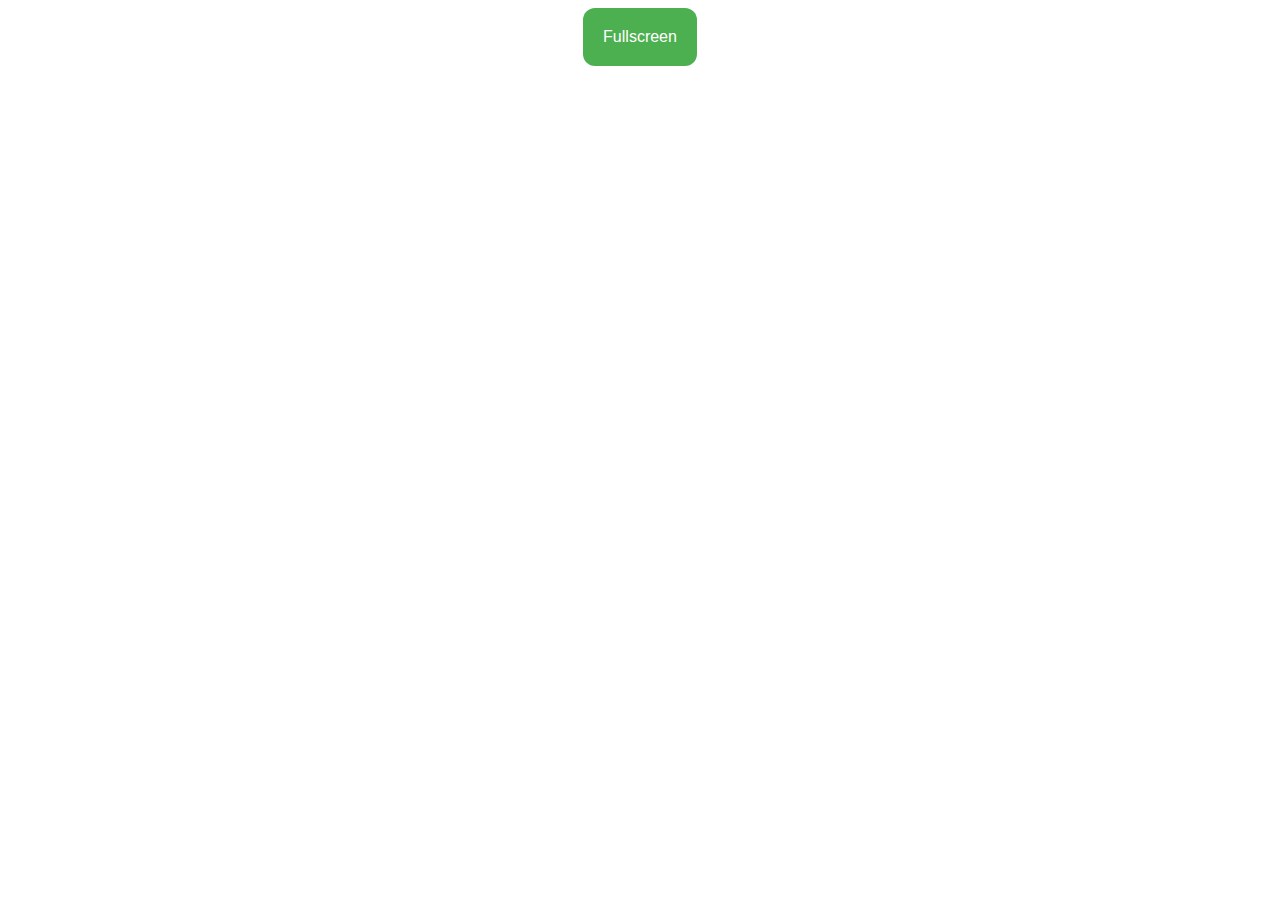
<file: china/index.html>
<!DOCTYPE html>
<html>
<head>
<meta name="viewport" content="width=device-width, initial-scale=1">
</head>
<style>
button {
  background-color: #4CAF50; /* Green */
  border: none;
  color: white;
  padding: 20px;
  text-align: center;
  text-decoration: none;
  display: inline-block;
  font-size: 16px;
  margin: 4px 2px;
  cursor: pointer;
  border-radius: 12px;
}
    html, body { height: 99%; }
</style>
<body>
<button id="button" style="display:none; margin: auto;" onclick="fullscreen()">Fullscreen</button>
<iframe id="project" src="https://chinaproject.netlify.app/" style="margin: auto; display: block;" frameBorder="0" width="640px" height="360px"></iframe>
<script>

fullscreen()

function fullscreen() {
      var elem = document.getElementById("project");
  if (elem.requestFullscreen) {
    elem.requestFullscreen();
  } else if (elem.webkitRequestFullscreen) { /* Safari */
    elem.webkitRequestFullscreen();
  } else if (elem.msRequestFullscreen) { /* IE11 */
    elem.msRequestFullscreen();
  }
  document.getElementById("button").style.display = "block";
}

</script>
     
</body>
</html>
</file>
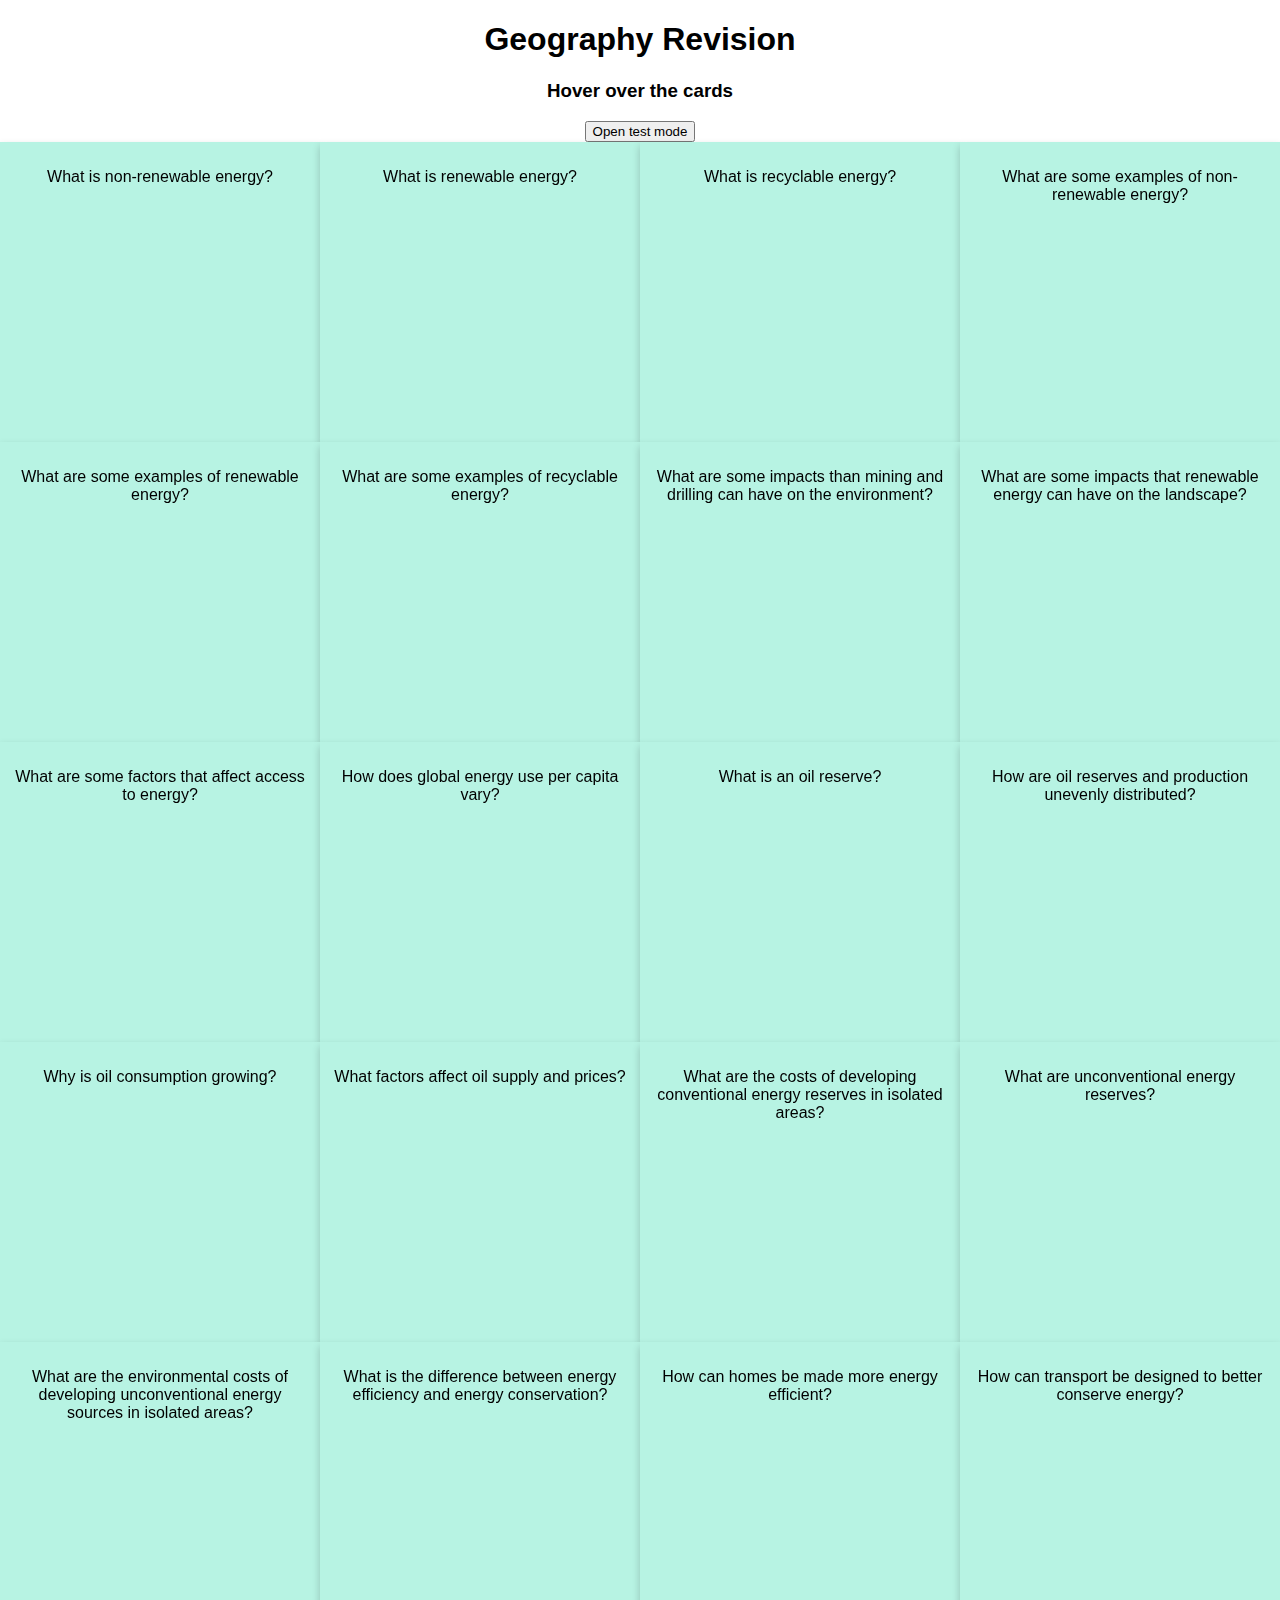
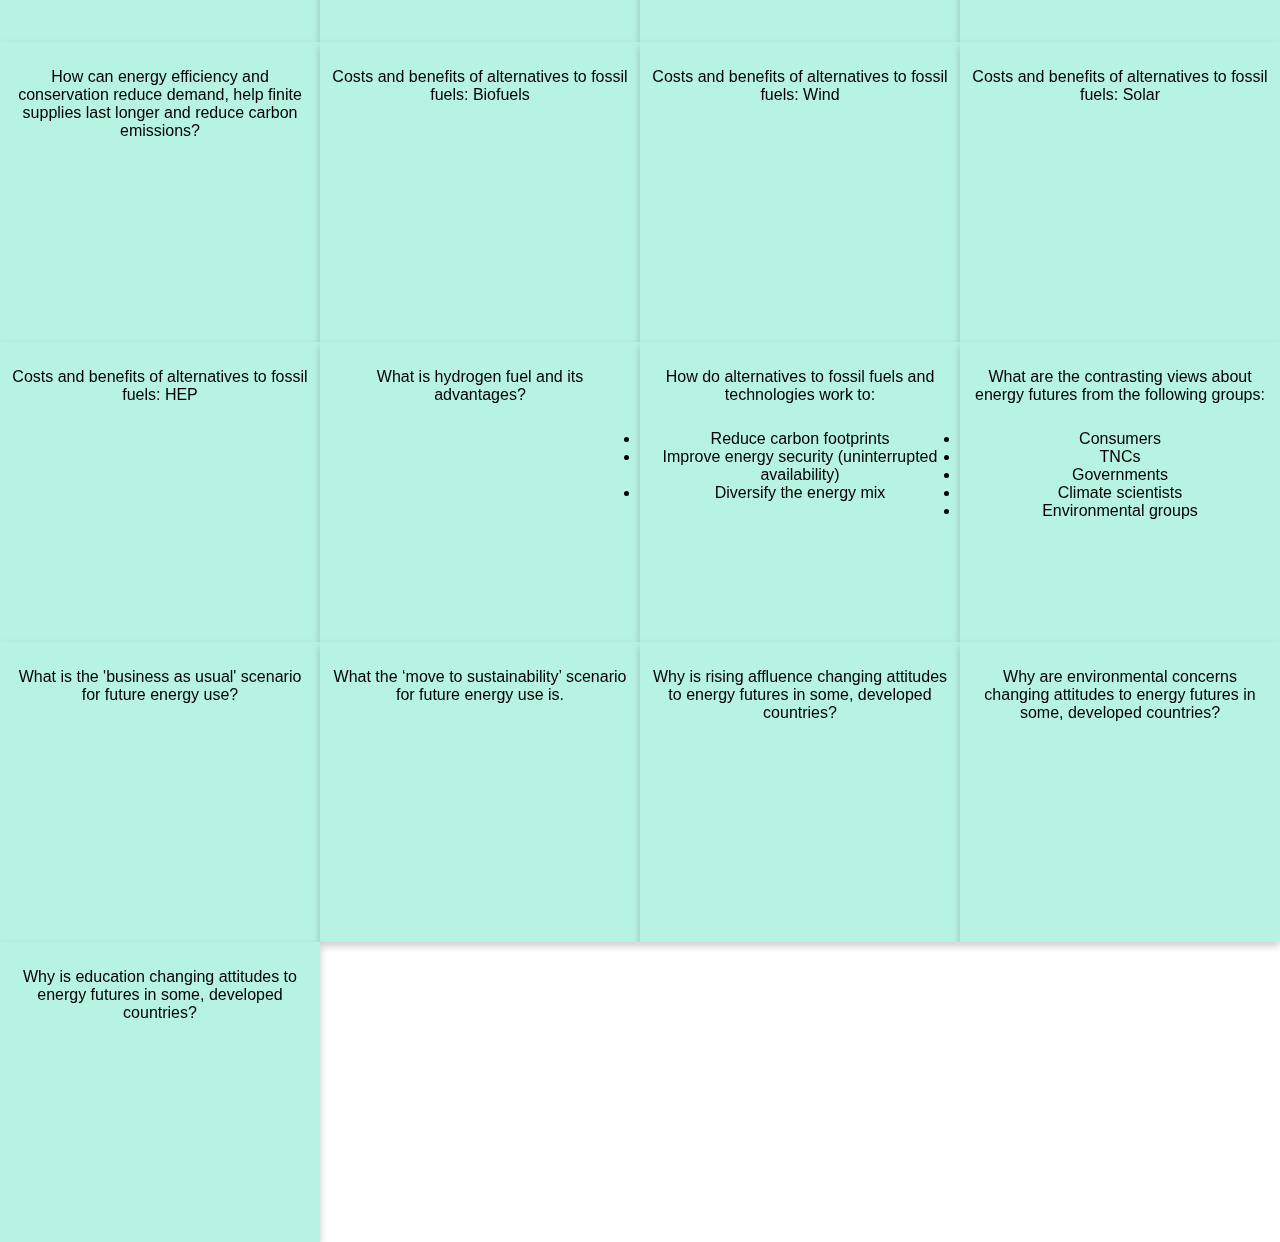
<file: geography/index.html>
<!DOCTYPE html>
<html>
<head>
<meta name="viewport" content="width=device-width, initial-scale=1">
<style>
body {
  font-family: Arial, Helvetica, sans-serif;
  margin: 0;
  width: 100%;
  text-align: center;
}

.flip-card {
  background-color: transparent;
  width: 25%;
  height: 300px;
  perspective: 1000px;
  float: left;
}

.flip-card-inner {
  position: relative;
  width: 100%;
  height: 100%;
  text-align: center;
  transition: transform 0.6s;
  transform-style: preserve-3d;
  box-shadow: 0 4px 8px 0 rgba(0,0,0,0.2);
}

.flip-card-inner p {
    padding: 10px;
}

.flip-card:hover .flip-card-inner {
  transform: rotateY(180deg);
}

.flip-card-front, .flip-card-back {
  position: absolute;
  width: 100%;
  height: 100%;
  -webkit-backface-visibility: hidden;
  backface-visibility: hidden;
}

.flip-card-front {
  background-color: #B7F3E3;
}

.flip-card-back {
  background-color: #A8FDA6;
  transform: rotateY(180deg);
}

#overlay {
  position: fixed;
  display: none;
  width: 100%;
  height: 100%;
  top: 0;
  left: 0;
  right: 0;
  bottom: 0;
  background-color: rgba(0,0,0,0.5);
  z-index: 2;
  cursor: pointer;
}

#overlay input {
    position: fixed;
    bottom: 0;
    left: 0;
    width: 100vw;
    font-size: 20px;

}
</style>

<script>
function on() {
  document.getElementById("overlay").style.display = "block";
}

function off() {
  document.getElementById("overlay").style.display = "none";
}

function test() {
    on();
    cards = document.getElementsByClassName("flip-card");
    selected = cards[Math.floor(Math.random()*cards.length)];
    overlay = document.getElementById("overlay")
    overlay.innerHTML = selected.innerHTML;
    overlay.innerHTML = "<div class='flip'>" + overlay.innerHTML + "<input type='text' id='ans' placeholder='Enter your answer here'></input> </div>"
}

function ans() {
    document.getElementsByClassName("flip")[0].class = "flip-card";
    }

</script>
</head>
<body>

<h1>Geography Revision</h1>
<h3>Hover over the cards</h3>
<button onclick="test()">Open test mode</button>
<br>

<div id="overlay" onclick="ans()"></div>

<div class="flip-card">
  <div class="flip-card-inner">
    <div class="flip-card-front">
      <p>What is non-renewable energy?</p>
    </div>
    <div class="flip-card-back">
      <p>Non-renewable energy comes from sources that will run out or will not be replenished for thousands or even millions of years.</p> 
    </div>
  </div>
</div>

<div class="flip-card">
  <div class="flip-card-inner">
    <div class="flip-card-front">
      <p>What is renewable energy?</p>
    </div>
    <div class="flip-card-back">
      <p>Renewable energy comes from natural sources or processes that are constantly replenished.</p> 
    </div>
  </div>
</div>

<div class="flip-card">
  <div class="flip-card-inner">
    <div class="flip-card-front">
      <p>What is recyclable energy?</p>
    </div>
    <div class="flip-card-back">
      <p>Energy recycling is the energy recovery process of using energy that would normally be wasted.</p> 
    </div>
  </div>
</div>

<div class="flip-card">
  <div class="flip-card-inner">
    <div class="flip-card-front">
      <p>What are some examples of non-renewable energy?</p>
    </div>
    <div class="flip-card-back">
      <p>Finite stocks of fossil fuel coal, oil and gas.</p> 
    </div>
  </div>
</div>

<div class="flip-card">
  <div class="flip-card-inner">
    <div class="flip-card-front">
      <p>What are some examples of renewable energy?</p>
    </div>
    <div class="flip-card-back">
      <p>Flows of solar, wind and HEP.</p> 
    </div>
  </div>
</div>

<div class="flip-card">
  <div class="flip-card-inner">
    <div class="flip-card-front">
      <p>What are some examples of recyclable energy?</p>
    </div>
    <div class="flip-card-back">
      <p>Nuclear and biofuels.</p> 
    </div>
  </div>
</div>

<div class="flip-card">
  <div class="flip-card-inner">
    <div class="flip-card-front">
      <p>What are some impacts than mining and drilling can have on the environment?</p>
    </div>
    <div class="flip-card-back">
      <p><li>Landscape scarring<li>Oil spills<li>Carbon emissions<li>Removal of forests
</p> 
    </div>
  </div>
</div>

<div class="flip-card">
  <div class="flip-card-inner">
    <div class="flip-card-front">
      <p>What are some impacts that renewable energy can have on the landscape?</p>
    </div>
    <div class="flip-card-back">
      <p><li>HEP flooding<br><li>Land use for wind turbines and solar panels
</p> 
    </div>
  </div>
</div>

<div class="flip-card">
  <div class="flip-card-inner">
    <div class="flip-card-front">
      <p>What are some factors that affect access to energy?</p>
    </div>
    <div class="flip-card-back">
      <p><li>Access to technology<li>Physical resources - geology, accessibility, climate and landscape
</p> 
    </div>
  </div>
</div>

<div class="flip-card">
  <div class="flip-card-inner">
    <div class="flip-card-front">
      <p>How does global energy use per capita vary?</p>
    </div>
    <div class="flip-card-back">
      <p><li>Levels of economic development<li>Reliance of traditional fuel sources<li>Demand from different economic sectors
</p> 
    </div>
  </div>
</div>

<div class="flip-card">
  <div class="flip-card-inner">
    <div class="flip-card-front">
      <p>What is an oil reserve?</p>
    </div>
    <div class="flip-card-back">
      <p>Oil reserves are an estimate of the amount of crude oil located in a particular economic region.</p> 
    </div>
  </div>
</div>

<div class="flip-card">
  <div class="flip-card-inner">
    <div class="flip-card-front">
      <p>How are oil reserves and production unevenly distributed?</p>
    </div>
    <div class="flip-card-back">
      <p>There is an uneven distribution of oil resources around the world, with the majority of oil reserves being found in the Middle East, in countries such as Saudi Arabia, Iraq and Iran.</p> 
    </div>
  </div>
</div>

<div class="flip-card">
  <div class="flip-card-inner">
    <div class="flip-card-front">
      <p>Why is oil consumption growing?</p>
    </div>
    <div class="flip-card-back">
      <p>Growing populations and increasing standards of living for many people in developing countries will place even more demand on energy resources.</p> 
    </div>
  </div>
</div>

<div class="flip-card">
  <div class="flip-card-inner">
    <div class="flip-card-front">
      <p>What factors affect oil supply and prices?</p>
    </div>
    <div class="flip-card-back">
      <p><li>International relations - conflicts, diplomatic relations<li>Economic factors - recession VS boom, over or under supply
</p> 
    </div>
  </div>
</div>

<div class="flip-card">
  <div class="flip-card-inner">
    <div class="flip-card-front">
      <p>What are the costs of developing conventional energy reserves in isolated areas?</p>
    </div>
    <div class="flip-card-back">
      <p><li>Environmental costs: Fragile ecosystems can be put at risk 
<li>Economic costs - imported fuel is expensive
</p> 
    </div>
  </div>
</div>

<div class="flip-card">
  <div class="flip-card-inner">
    <div class="flip-card-front">
      <p>What are unconventional energy reserves?</p>
    </div>
    <div class="flip-card-back">
      <p>Resources such as tar sands (extra heavy oil deposited from a type of petroleum called bitumen) and shale gas (natural gas, predominantly methane, found in shale rock. Extracted using fracking (deep drilling).</p> 
    </div>
  </div>
</div>

<div class="flip-card">
  <div class="flip-card-inner">
    <div class="flip-card-front">
      <p>What are the environmental costs of developing unconventional energy sources in isolated areas?</p>
    </div>
    <div class="flip-card-back">
      <p>It uses huge amounts of water that must be transported to the fracking site, at significant environmental cost. <br>
Potentially carcinogenic chemicals used may escape and contaminate groundwater around the fracking site and affect ecosystems. <br>
There are also worries that the fracking process can cause small earth tremors. 
</p> 
    </div>
  </div>
</div>

<div class="flip-card">
  <div class="flip-card-inner">
    <div class="flip-card-front">
      <p>What is the difference between energy efficiency and energy conservation?</p>
    </div>
    <div class="flip-card-back">
      <p><li>Energy efficiency is using technology that requires less energy to perform the same function. Using a light-emitting diode (LED) light bulb or a compact fluorescent light (CFL) bulb that requires less energy than an incandescent light bulb to produce the same amount of light is an example of energy efficiency. <br><li>Energy conservation is any behavior that results in the use of less energy. Turning the lights off when leaving the room and recycling aluminum cans are both ways of conserving energy.
</p> 
    </div>
  </div>
</div>

<div class="flip-card">
  <div class="flip-card-inner">
    <div class="flip-card-front">
      <p>How can homes be made more energy efficient?</p>
    </div>
    <div class="flip-card-back">
      <p><li>insulating house roofs, blocking drafts, using double-glazing
<li>switching off lights, power sockets, phone chargers and televisions when not in use
<li>using energy-efficient light bulbs and rechargeable batteries
<li>recycling and reusing plastics and oil-based products
<li>introducing solar panels, getting a smart meter
</p> 
    </div>
  </div>
</div>

<div class="flip-card">
  <div class="flip-card-inner">
    <div class="flip-card-front">
      <p>How can transport be designed to better conserve energy?</p>
    </div>
    <div class="flip-card-back">
      <p><li>To use less fuel or batteries which can be recharged using renewable electricity<br>
<li>Making car owners who drive less energy efficient cars pay a higher Vehicle Excise Duty (VED) </p> 
    </div>
  </div>
</div>

<div class="flip-card">
  <div class="flip-card-inner">
    <div class="flip-card-front">
      <p>How can energy efficiency and conservation reduce demand, help finite supplies last longer and reduce carbon emissions?</p>
    </div>
    <div class="flip-card-back">
      <p>By allowing the development of new types of energy and expanding existing sources that are more sustainable than fossil fuels.
This sustainability will allow future generations to use reliable, efficient energy resources.
</p> 
    </div>
  </div>
</div>

<div class="flip-card">
  <div class="flip-card-inner">
    <div class="flip-card-front">
      <p>Costs and benefits of alternatives to fossil fuels: Biofuels</p>
    </div>
    <div class="flip-card-back">
      <p>made from plant materials. Benefits: renewable, less carbon emissions. Costs: labour, specialized cars.</p> 
    </div>
  </div>
</div>

<div class="flip-card">
  <div class="flip-card-inner">
    <div class="flip-card-front">
      <p>Costs and benefits of alternatives to fossil fuels: Wind</p>
    </div>
    <div class="flip-card-back">
      <p>Benefits: no emissions, cheap, renewable. Costs: high for building.</p> 
    </div>
  </div>
</div>

<div class="flip-card">
  <div class="flip-card-inner">
    <div class="flip-card-front">
      <p>Costs and benefits of alternatives to fossil fuels: Solar</p>
    </div>
    <div class="flip-card-back">
      <p>Benefits: no emissions, cheap, renewable. Costs: high manufacture as large number needed.</p> 
    </div>
  </div>
</div>

<div class="flip-card">
  <div class="flip-card-inner">
    <div class="flip-card-front">
      <p>Costs and benefits of alternatives to fossil fuels: HEP</p>
    </div>
    <div class="flip-card-back">
      <p>Benefits: no emissions, cheap, renewable. Costs: low once built.</p> 
    </div>
  </div>
</div>

<div class="flip-card">
  <div class="flip-card-inner">
    <div class="flip-card-front">
      <p>What is hydrogen fuel and its advantages?</p>
    </div>
    <div class="flip-card-back">
      <p>Reacts with oxygen in a fuel cell to create electricity.<br><br>Advantages: releases more energy per kg than any other fuel except nuclear; it doesn’t pollute.</p> 
    </div>
  </div>
</div>

<div class="flip-card">
  <div class="flip-card-inner">
    <div class="flip-card-front">
      <p>How do alternatives to fossil fuels and technologies work to:
<li>Reduce carbon footprints
<li>Improve energy security (uninterrupted availability)
<li>Diversify the energy mix
</p>
    </div>
    <div class="flip-card-back">
      <p>They reduce the amount of carbon dioxide released. 
<li>Allow us to generate renewable electricity sources in the UK rather than importing fuel.
<li>Give several reliable, renewable sources.
</p> 
    </div>
  </div>
</div>

<div class="flip-card">
  <div class="flip-card-inner">
    <div class="flip-card-front">
      <p>What are the contrasting views about energy futures from the following groups:
<li>Consumers
<li>TNCs
<li>Governments
<li>Climate scientists
<li>Environmental groups
</p>
    </div>
    <div class="flip-card-back">
      <p><li>Consumers: want cheap, reliable energy.
<li>TNCs: want to make profits.
<li>Governments: want cheap, reliable energy and are prepared to make some investments in new tech
<li>Climate scientists: want new energy sources urgently to allow the planet to support humanity in the future
<li>Environmental groups: want governments to invest in alternative energy sources
</p> 
    </div>
  </div>
</div>

<div class="flip-card">
  <div class="flip-card-inner">
    <div class="flip-card-front">
      <p>What is the 'business as usual' scenario for future energy use?</p>
    </div>
    <div class="flip-card-back">
      <p>A scenario for future patterns of activity which assumes that there will be no significant change in people's attitudes and priorities.</p> 
    </div>
  </div>
</div>

<div class="flip-card">
  <div class="flip-card-inner">
    <div class="flip-card-front">
      <p>What the ‘move to sustainability’ scenario for future energy use is.</p>
    </div>
    <div class="flip-card-back">
      <p>We will gradually switch to a fully sustainable global energy landscape.</p> 
    </div>
  </div>
</div>

<div class="flip-card">
  <div class="flip-card-inner">
    <div class="flip-card-front">
      <p>Why is rising affluence changing attitudes to energy futures in some, developed countries?</p>
    </div>
    <div class="flip-card-back">
      <p>People are using more energy and resources.</p> 
    </div>
  </div>
</div>

<div class="flip-card">
  <div class="flip-card-inner">
    <div class="flip-card-front">
      <p>Why are environmental concerns changing attitudes to energy futures in some, developed countries?</p>
    </div>
    <div class="flip-card-back">
      <p>People are using more renewable energy.</p> 
    </div>
  </div>
</div>

<div class="flip-card">
  <div class="flip-card-inner">
    <div class="flip-card-front">
      <p>Why is education changing attitudes to energy futures in some, developed countries?</p>
    </div>
    <div class="flip-card-back">
      <p>People are more educated about the dangers of using more, non-renewable energy.</p> 
    </div>
  </div>
</div>

</body>
</html>
</file>
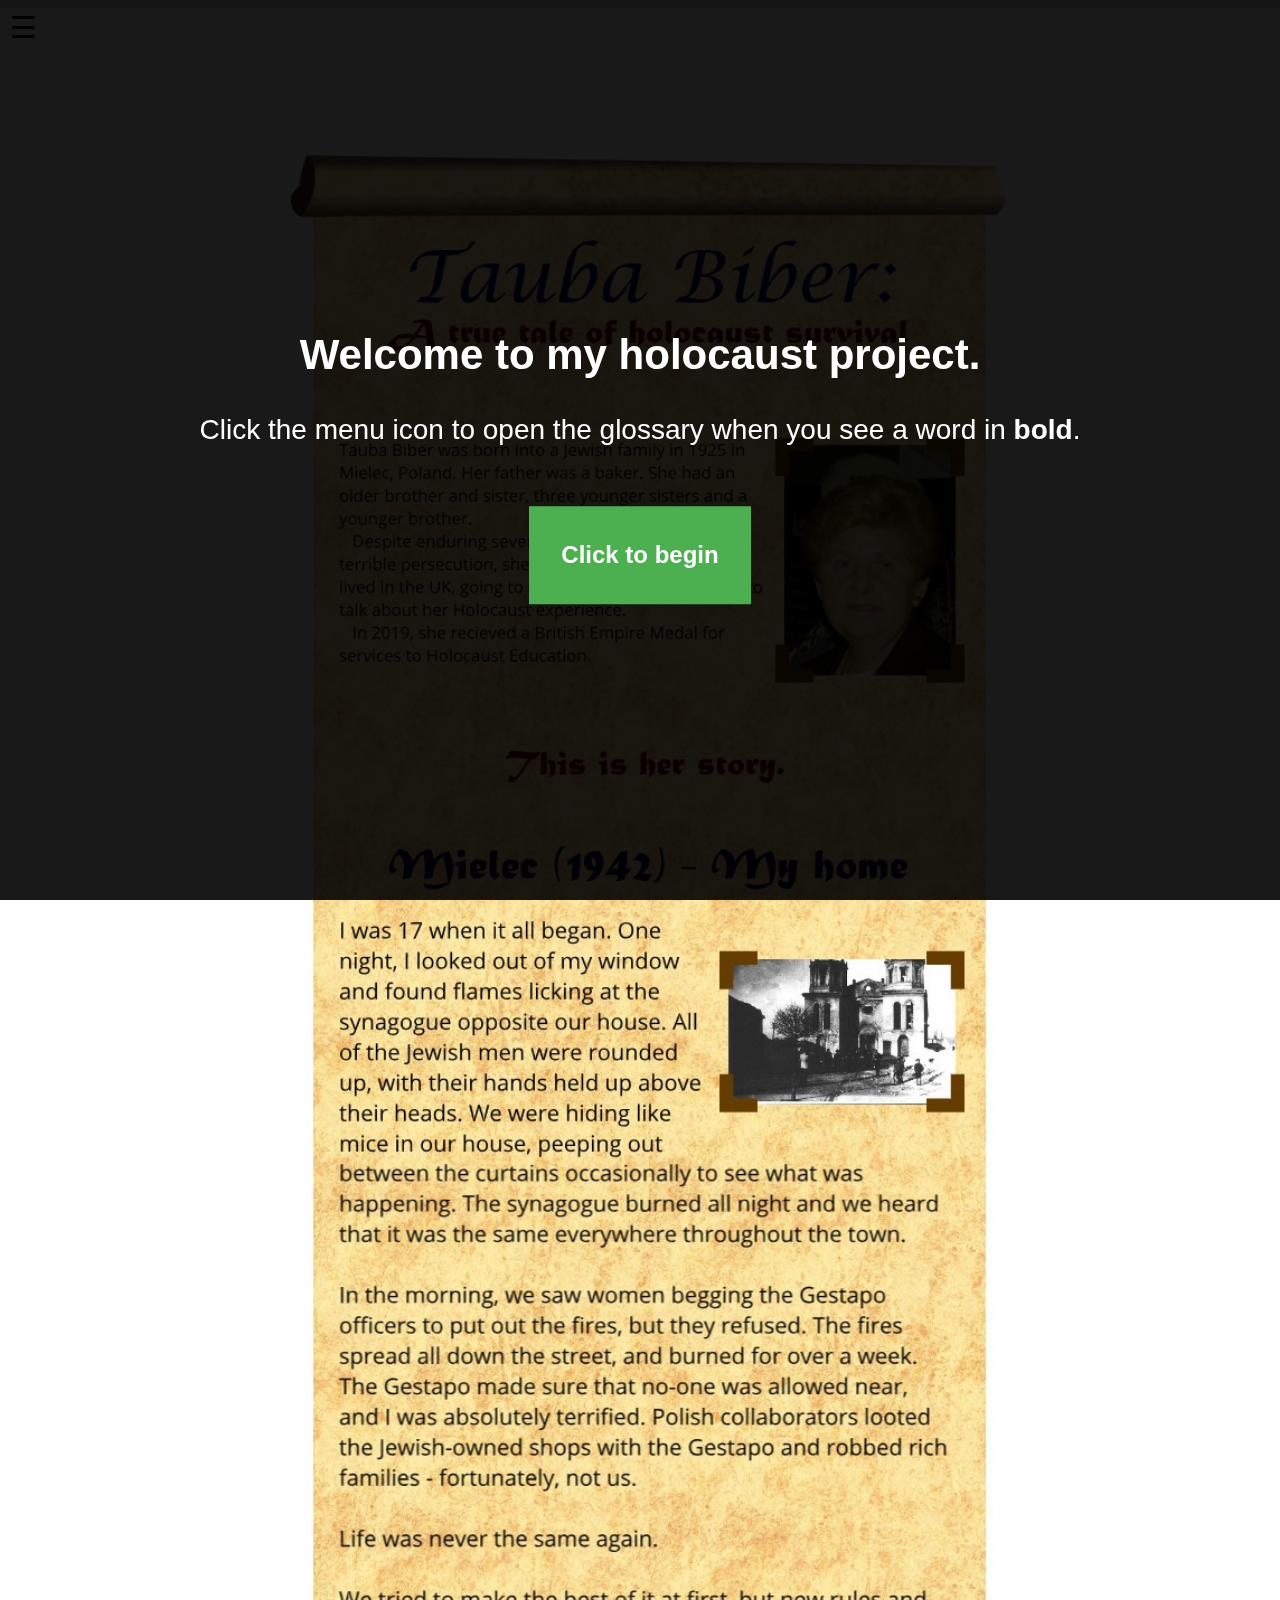
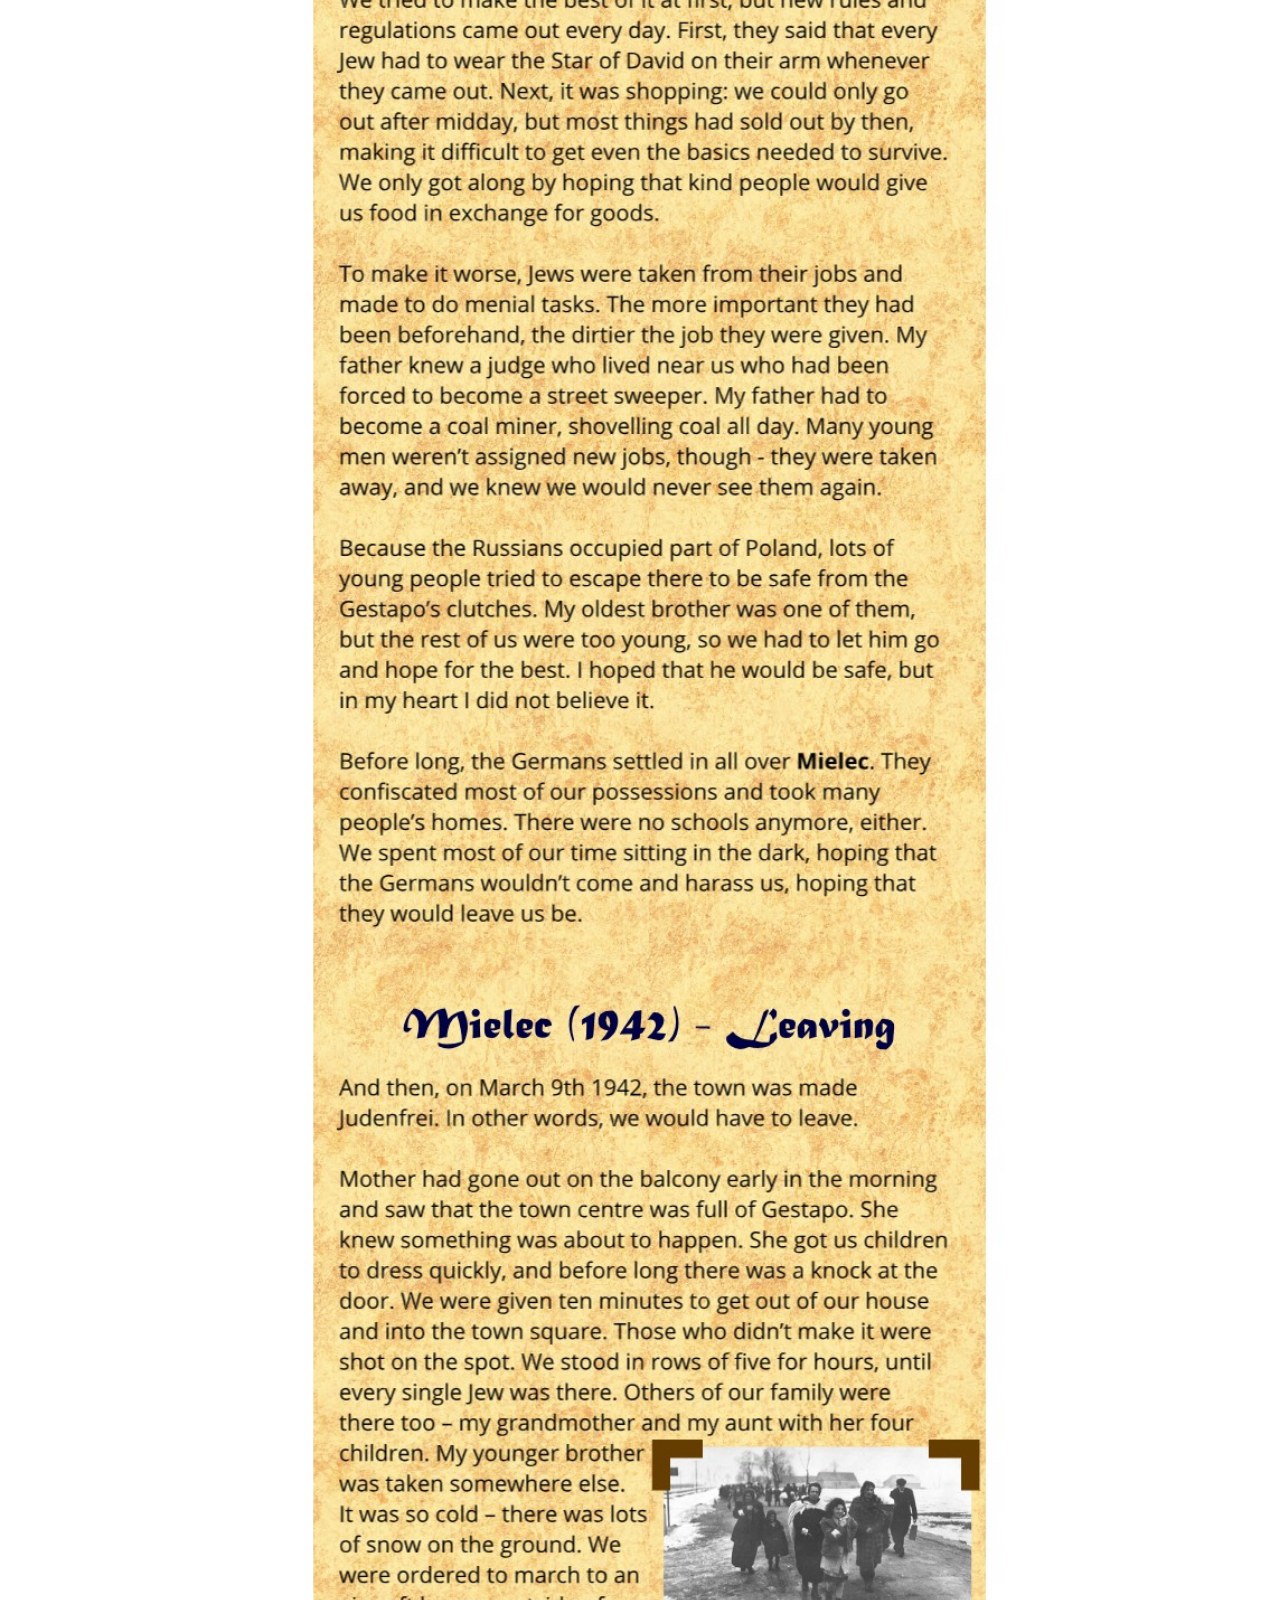
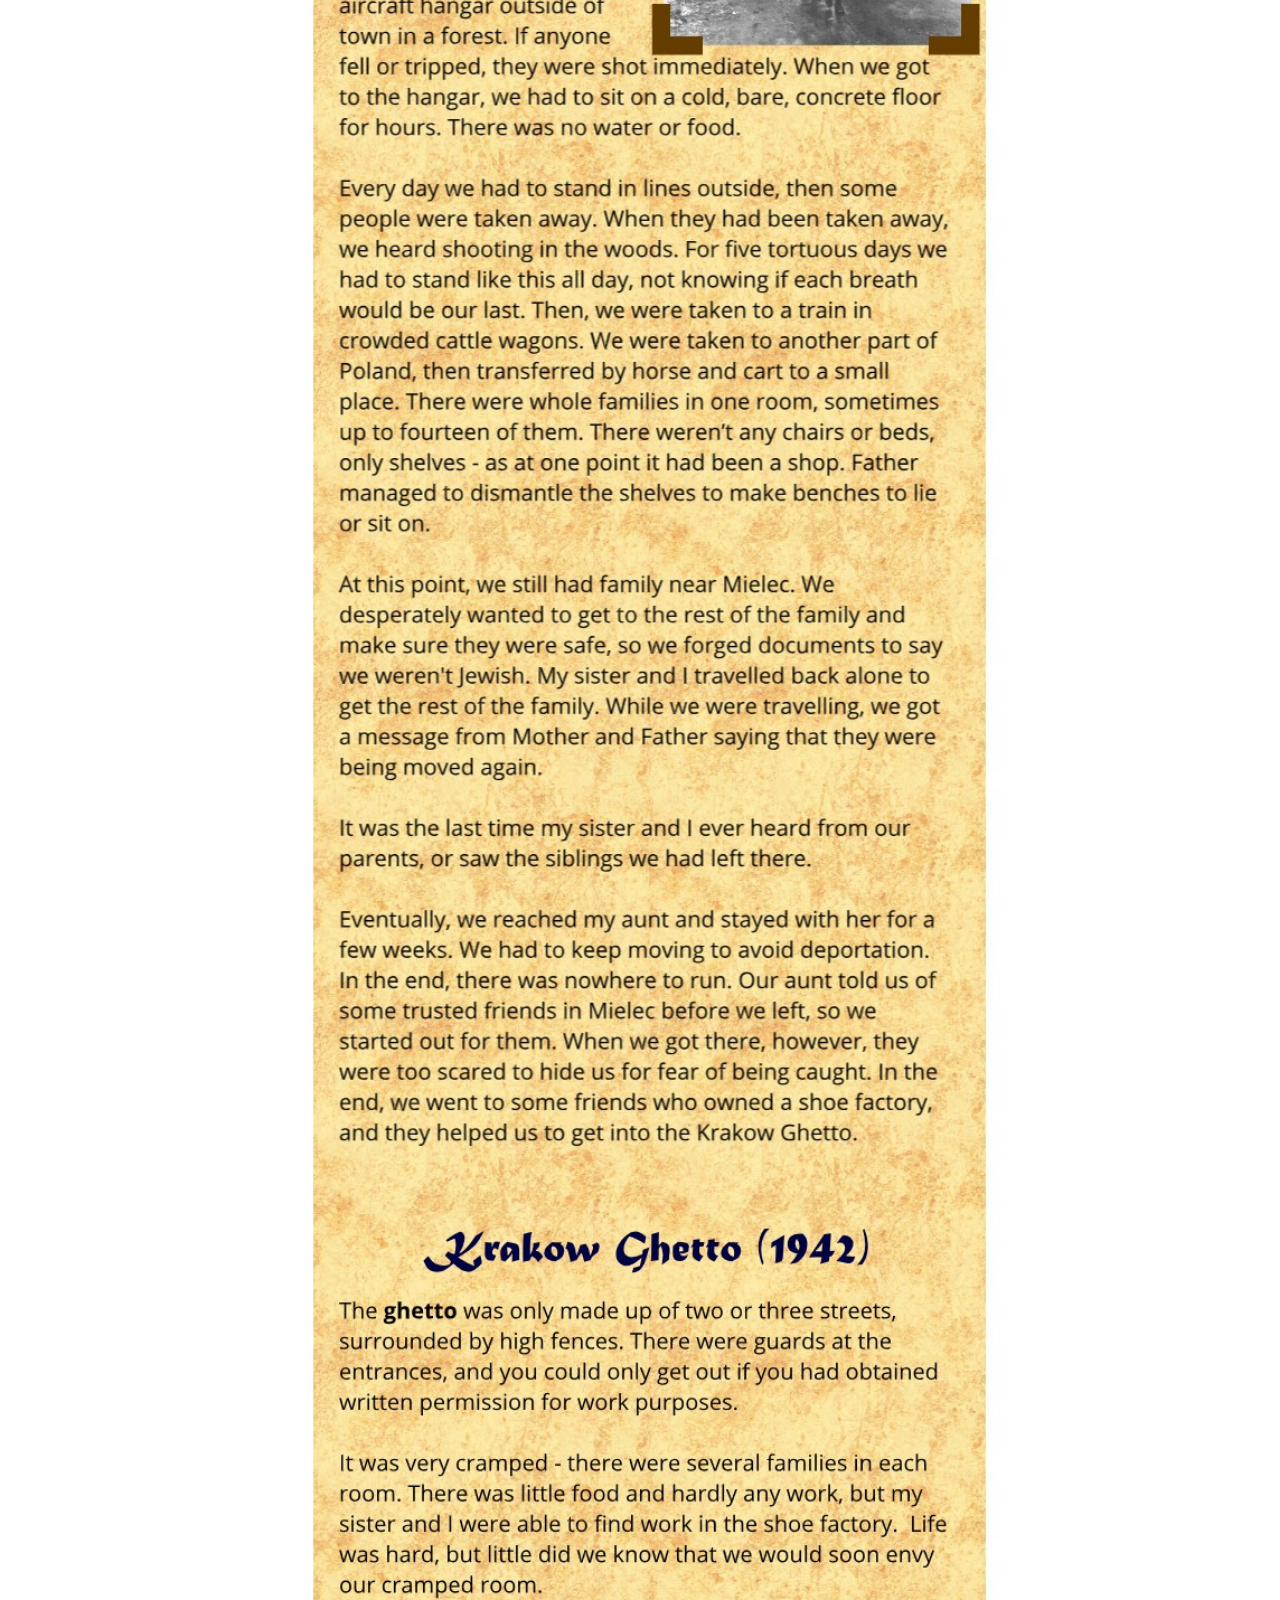
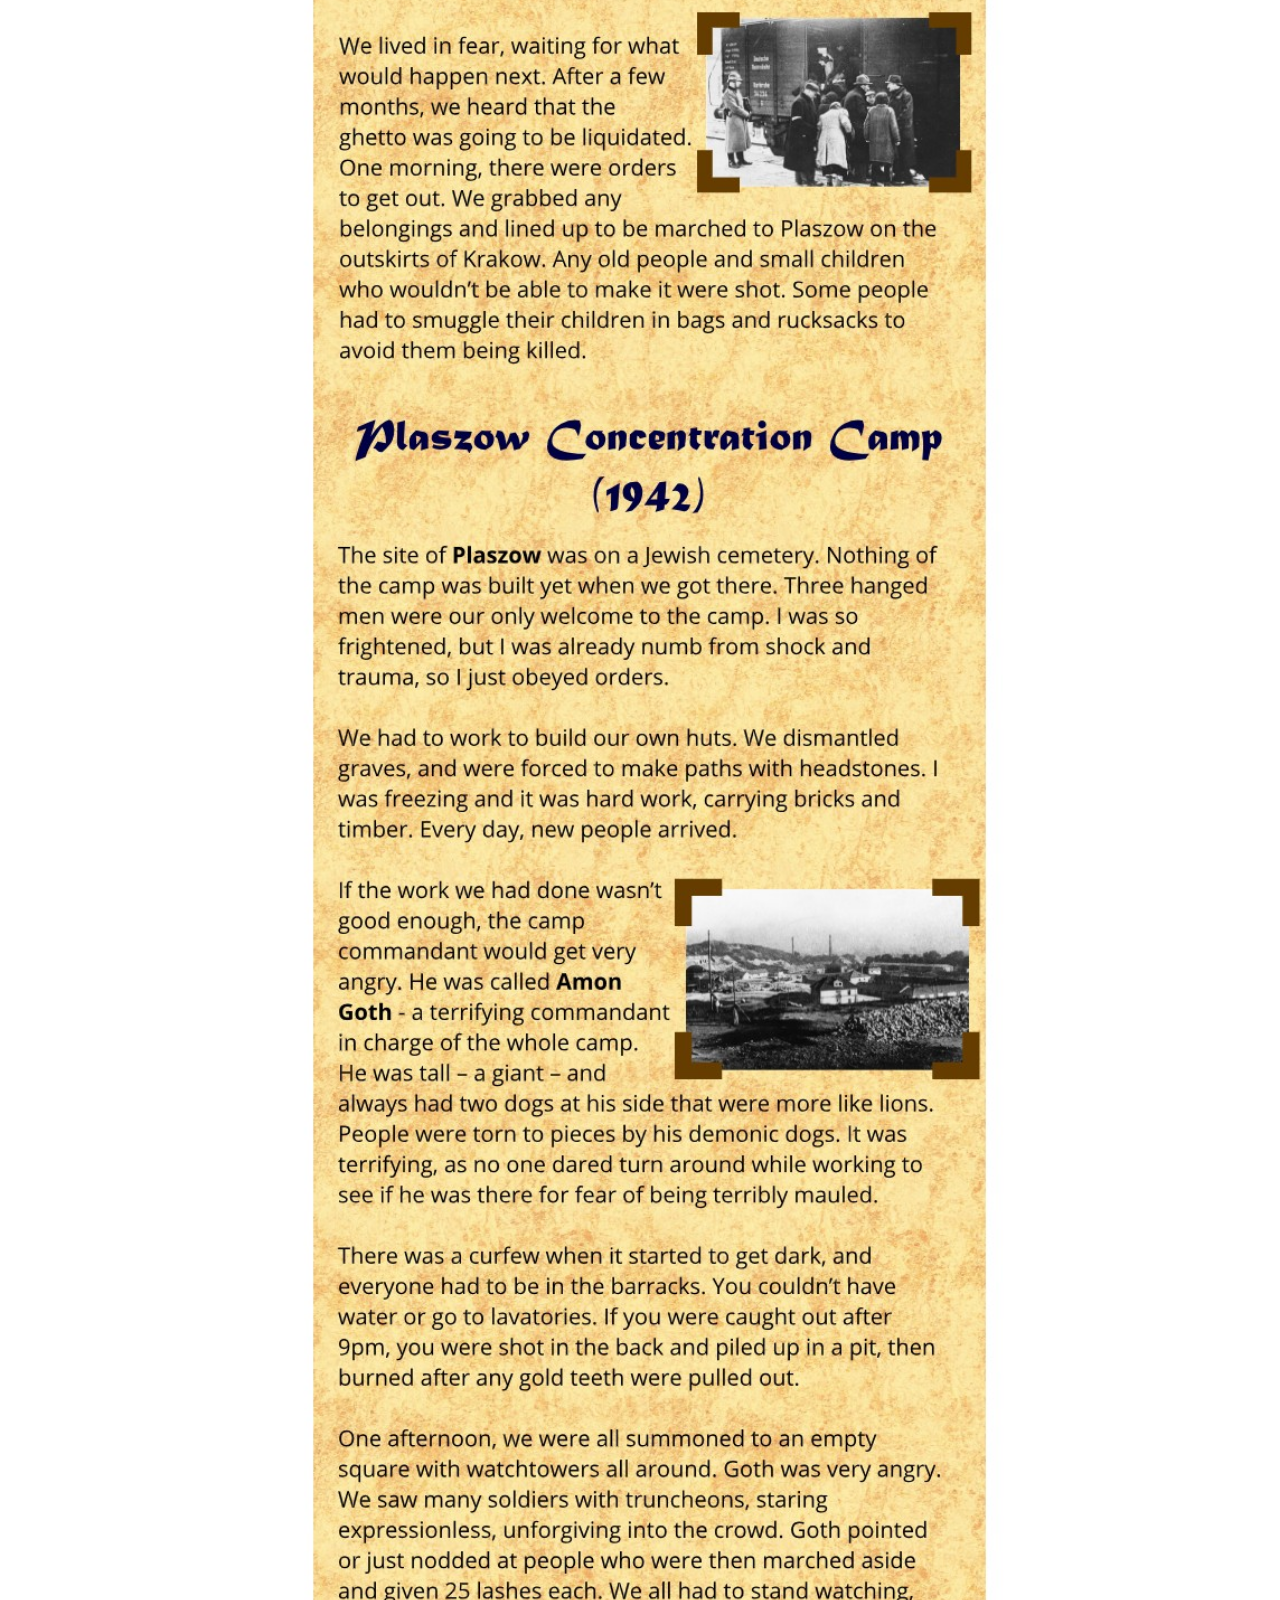
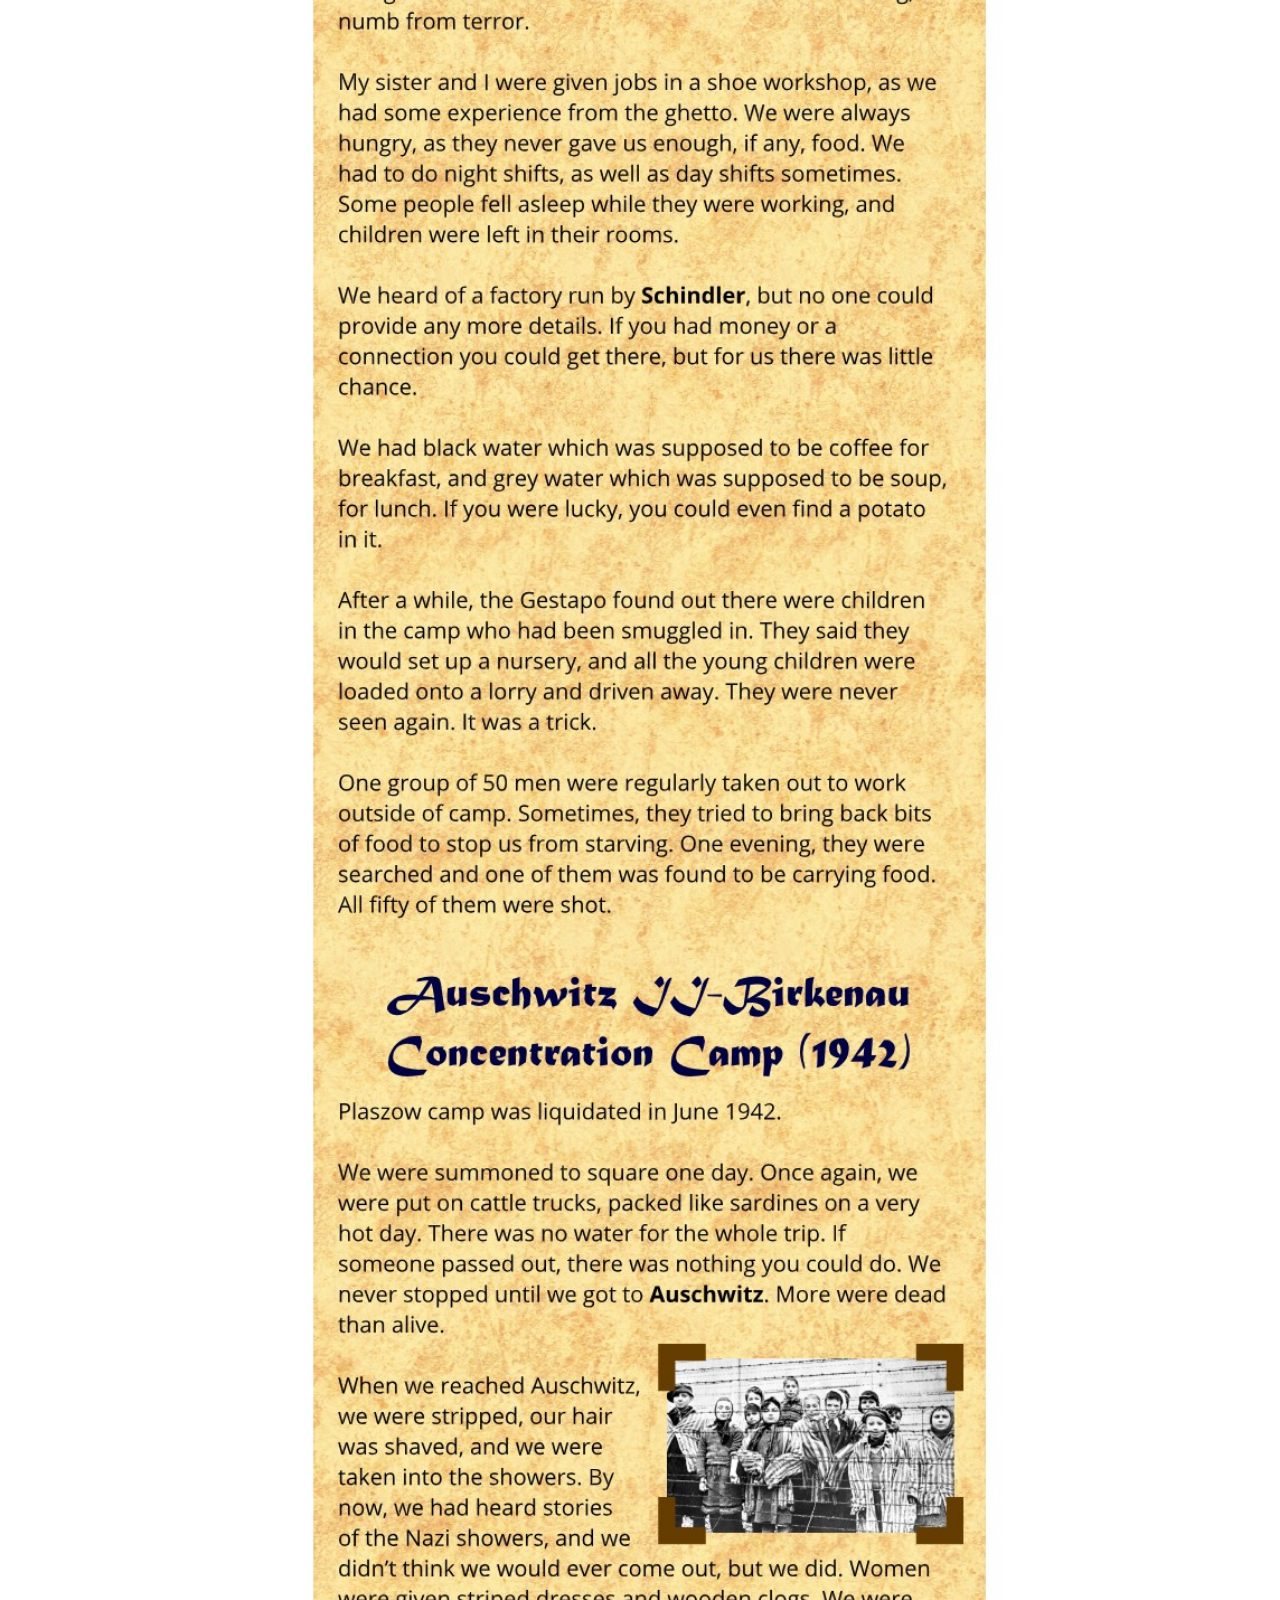
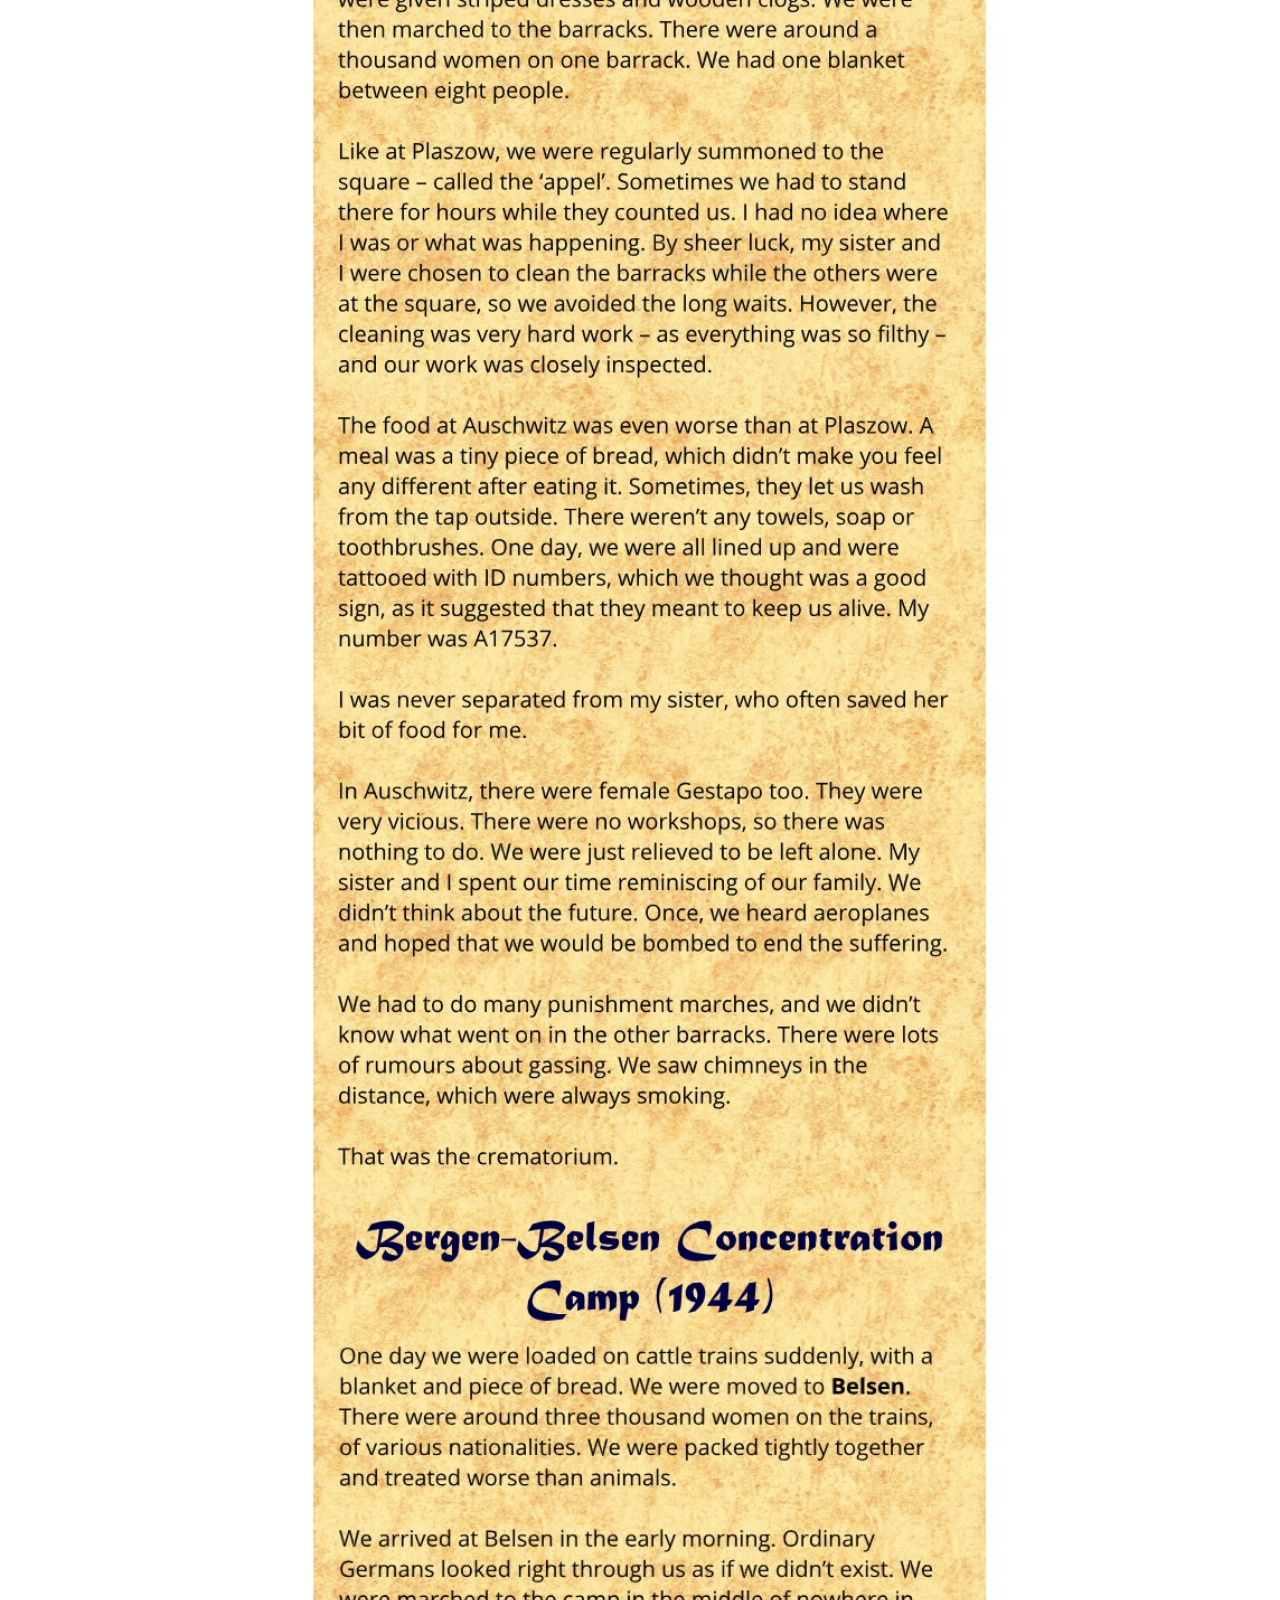
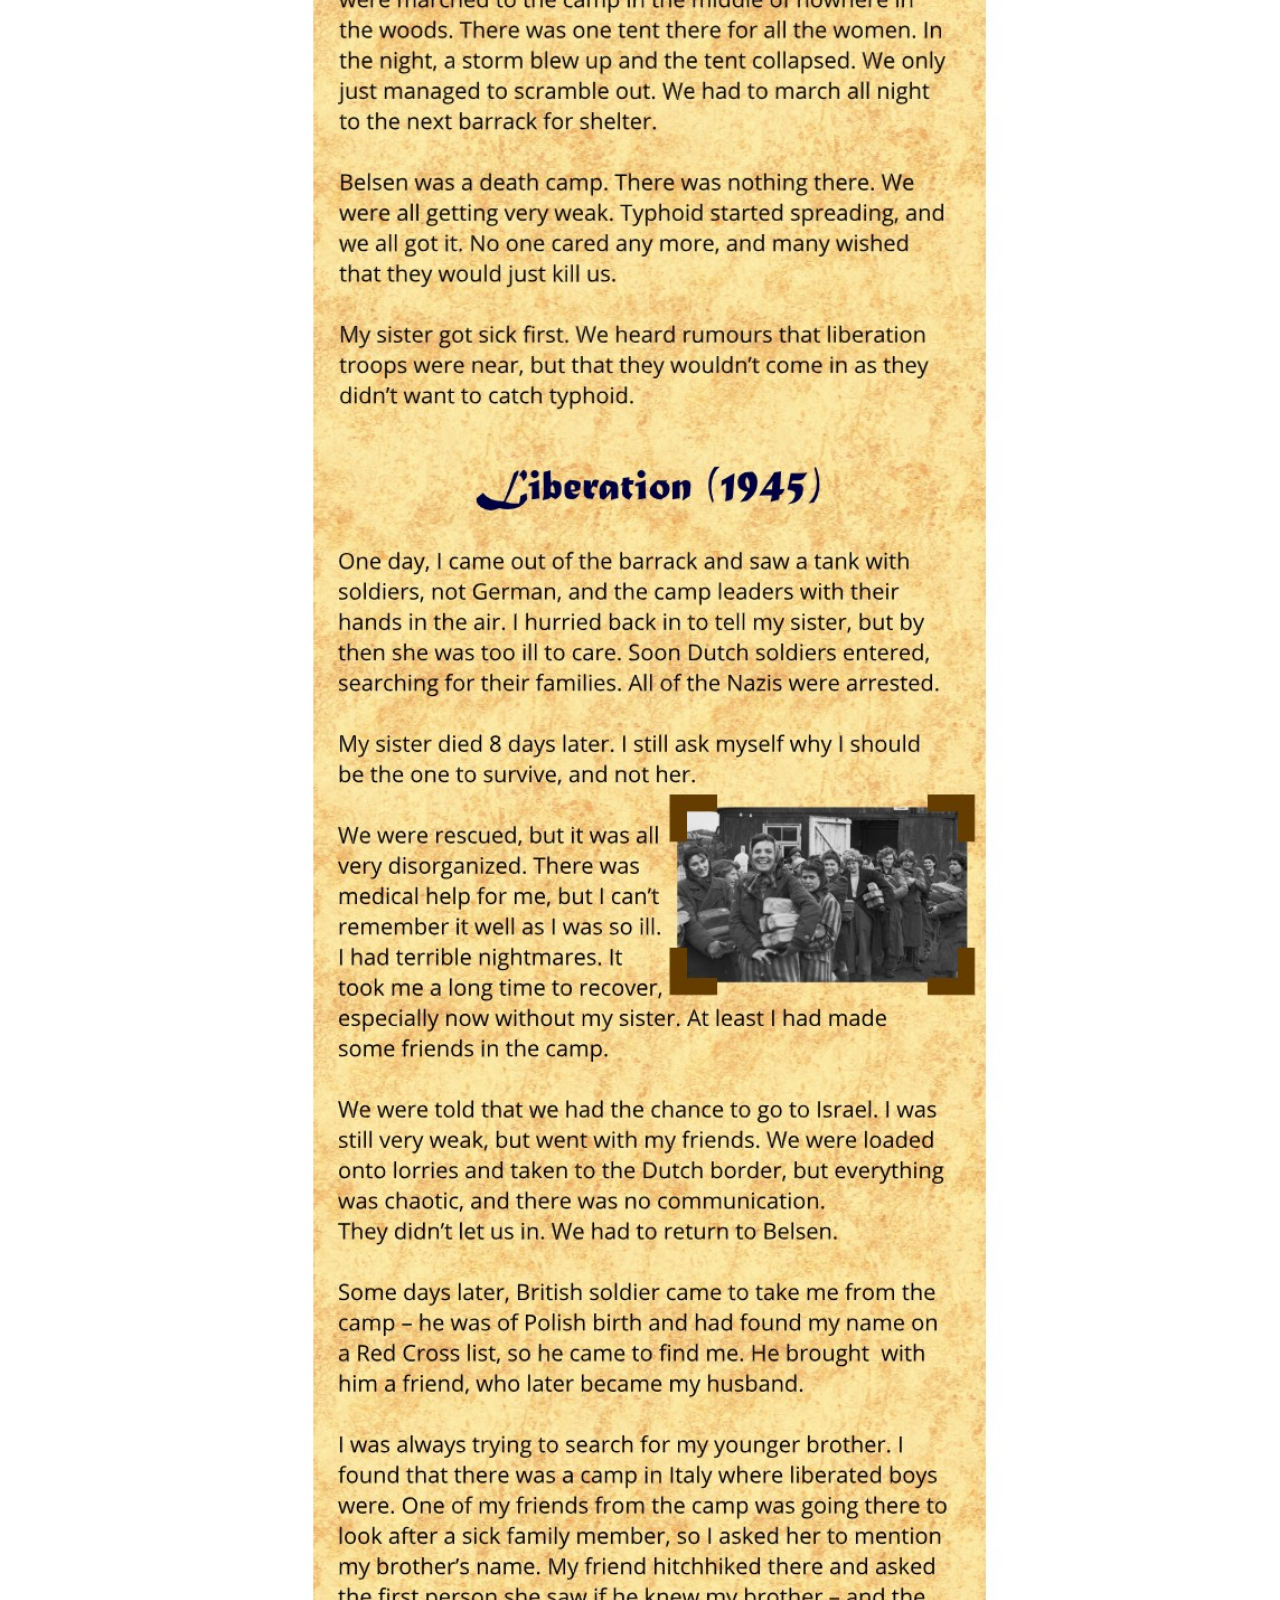
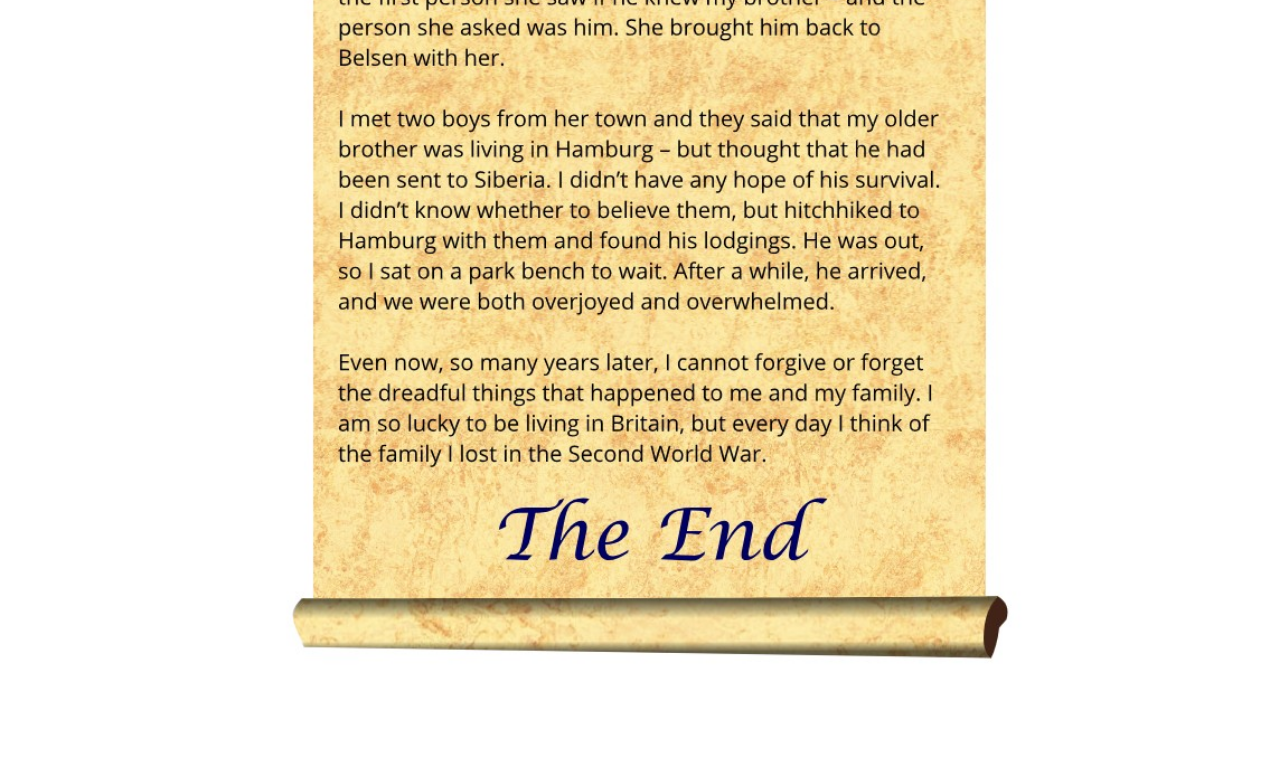
<file: history2/index.html>
<!DOCTYPE html>
<html>
<head>
<meta name="viewport" content="width=device-width, initial-scale=1">
<style>

.sidenav {
  height: 100%;
  width: 0;
  position: fixed;
  z-index: 1;
  top: 0;
  left: 0;
  background-color: #111;
  overflow-x: hidden;
  transition: 0.5s;
  padding-top: 60px;
  color: white;
  text-align: center;
  font-size: 20px;
}

.sidenav a {
  padding: 8px 8px 8px 32px;
  text-decoration: none;
  font-size: 25px;
  color: #818181;
  display: block;
  transition: 0.3s;
}

.sidenav a:hover {
  color: #f1f1f1;
}

.sidenav .closebtn {
  text-align: right;
  font-size: 50px;
}

@media screen and (max-height: 450px) {
  .sidenav {padding-top: 15px;}
  .sidenav a {font-size: 18px;}
}

.button {
  background-color: #4CAF50; /* Green */
  border: none;
  color: white;
  padding: 15px 32px;
  text-align: center;
  text-decoration: none;
  display: inline-block;
  font-size: 16px;
}

#overlay {
  position: fixed;
  display: none;
  width: 100%;
  height: 100%;
  top: 0;
  left: 0;
  right: 0;
  bottom: 0;
  background-color: rgba(0,0,0,0.9);
  z-index: 2;
  cursor: pointer;
  text-align: center;
}

#text{
  width: 100%;
  color: white;
  margin: 0;
  position: absolute;
  top: 50%;
  -ms-transform: translateY(-50%);
  transform: translateY(-50%);
}

body {
  margin: 0;
  font-size: 28px;
  font-family: Arial, Helvetica, sans-serif;
}

.header {
  position: fixed;
  top: 0;
  z-index: 1;
  width: 100%;
  background-color: #f1f1f1;
}

.progress-container {
  width: 100%;
  height: 8px;
  background: #ccc;
}

.progress-bar {
  height: 8px;
  background: #4caf50;
  width: 0%;
}

.content {
  padding: 10px 0;
  margin: 50px auto 0 auto;
  width: 80%;
}
</style>
</head>
<body>

<title>Holocaust Project | Leo Turnbull</title>

<div id="overlay">
  <div id="text">
    <h2><b>Welcome to my holocaust project.</b></h2>
	<p>Click the menu icon to open the glossary when you see a word in <b>bold</b>.</p>
	</br>
	<button class="button" onclick="off()"><h2>Click to begin</h2></button>
	
  </div>
</div>

<div id="mySidenav" class="sidenav">
  <a href="javascript:void(0)" class="closebtn" id="closeButton" style="opacity:0%;" onclick="closeNav()">&times;</a>
  <h1 style="margin: 5px;">Glossary</h1>
  </br>
  </br>
  <h3 style="margin: 5px;">Mielec</h3>
  <p style="margin: 5px;">Mielec is a small town about 70 miles north east of Krakow, in south-east Poland.</p>
  </br>
  <h3 style="margin: 5px;">Ghetto</h3>
  <p style="margin: 5px;">An isolated or segregated part of a city, often with slum housing.</p>
  </br>
  <h3 style="margin: 5px;">Płaszów</h3>
  <p style="margin: 5px;">Płaszów was a Nazi concentration camp in a southern suburb of Kraków in German-occupied Poland.</p>
  </br>
  <h3 style="margin: 5px;">Amon Göth</h3>
  <p style="margin: 5px;">Amon Göth was the commandant of Płaszów concentration camp. Göth was tried after the war and found guilty of war crimes. He was hanged.</p>
  </br>
  <h3 style="margin: 5px;">Schindler</h3>
  <p style="margin: 5px;">Schindler was a German industrialist and a member of the Nazi Party who saved the lives of over 1000 Jews who he employed in his factory.</p>
  </br>
  <h3 style="margin: 5px;">Auschwitz</h3>
  <p style="margin: 5px;">Auschwitz was a large complex of concentration camps in occupied Poland.</p>
  </br>
  <h3 style="margin: 5px;">Belsen</h3>
  <p style="margin: 5px;">Belsen was a Nazi concentration camp in Northern Germany. It was origionally a prisoner of war camp, but was expanded to take Jews.</p>
  </br>
  </br>
  </br>
</div>



<div class="header">
  <div class="progress-container">
    <div class="progress-bar" id="myBar"></div>
  </div>  
</div>

<span style="font-size:30px;cursor:pointer;position:fixed;left:10px;top:10px;" onclick="openNav()">&#9776;</span>


<div class="content">
  <img style="margin: 10px auto 20px; display: block;" width="90%" src="path.jpg">
</div>

<script>
// When the user scrolls the page, execute myFunction 
window.onscroll = function() {myFunction()};

function myFunction() {
  var winScroll = document.body.scrollTop || document.documentElement.scrollTop;
  var height = document.documentElement.scrollHeight - document.documentElement.clientHeight;
  var scrolled = (winScroll / height) * 100;
  document.getElementById("myBar").style.width = scrolled + "%";
}
</script>

<script>
function on() {
  document.getElementById("overlay").style.display = "block";
  disableScrolling()
}

function off() {
  document.getElementById("overlay").style.display = "none";
  enableScrolling()	
}
on()

function disableScrolling(){
    var x=window.scrollX;
    var y=window.scrollY;
    window.onscroll=function(){window.scrollTo(x, y);};
}

function enableScrolling(){
    window.onscroll=function(){myFunction()};
}
</script>

<script>
function openNav() {
  document.getElementById("mySidenav").style.width = "30%";
  document.getElementById("closeButton").style.opacity = "100%";
}

function closeNav() {
  document.getElementById("mySidenav").style.width = "0";
  document.getElementById("closeButton").style.opacity = "0%";
}
</script>



</body>
</html>
</file>
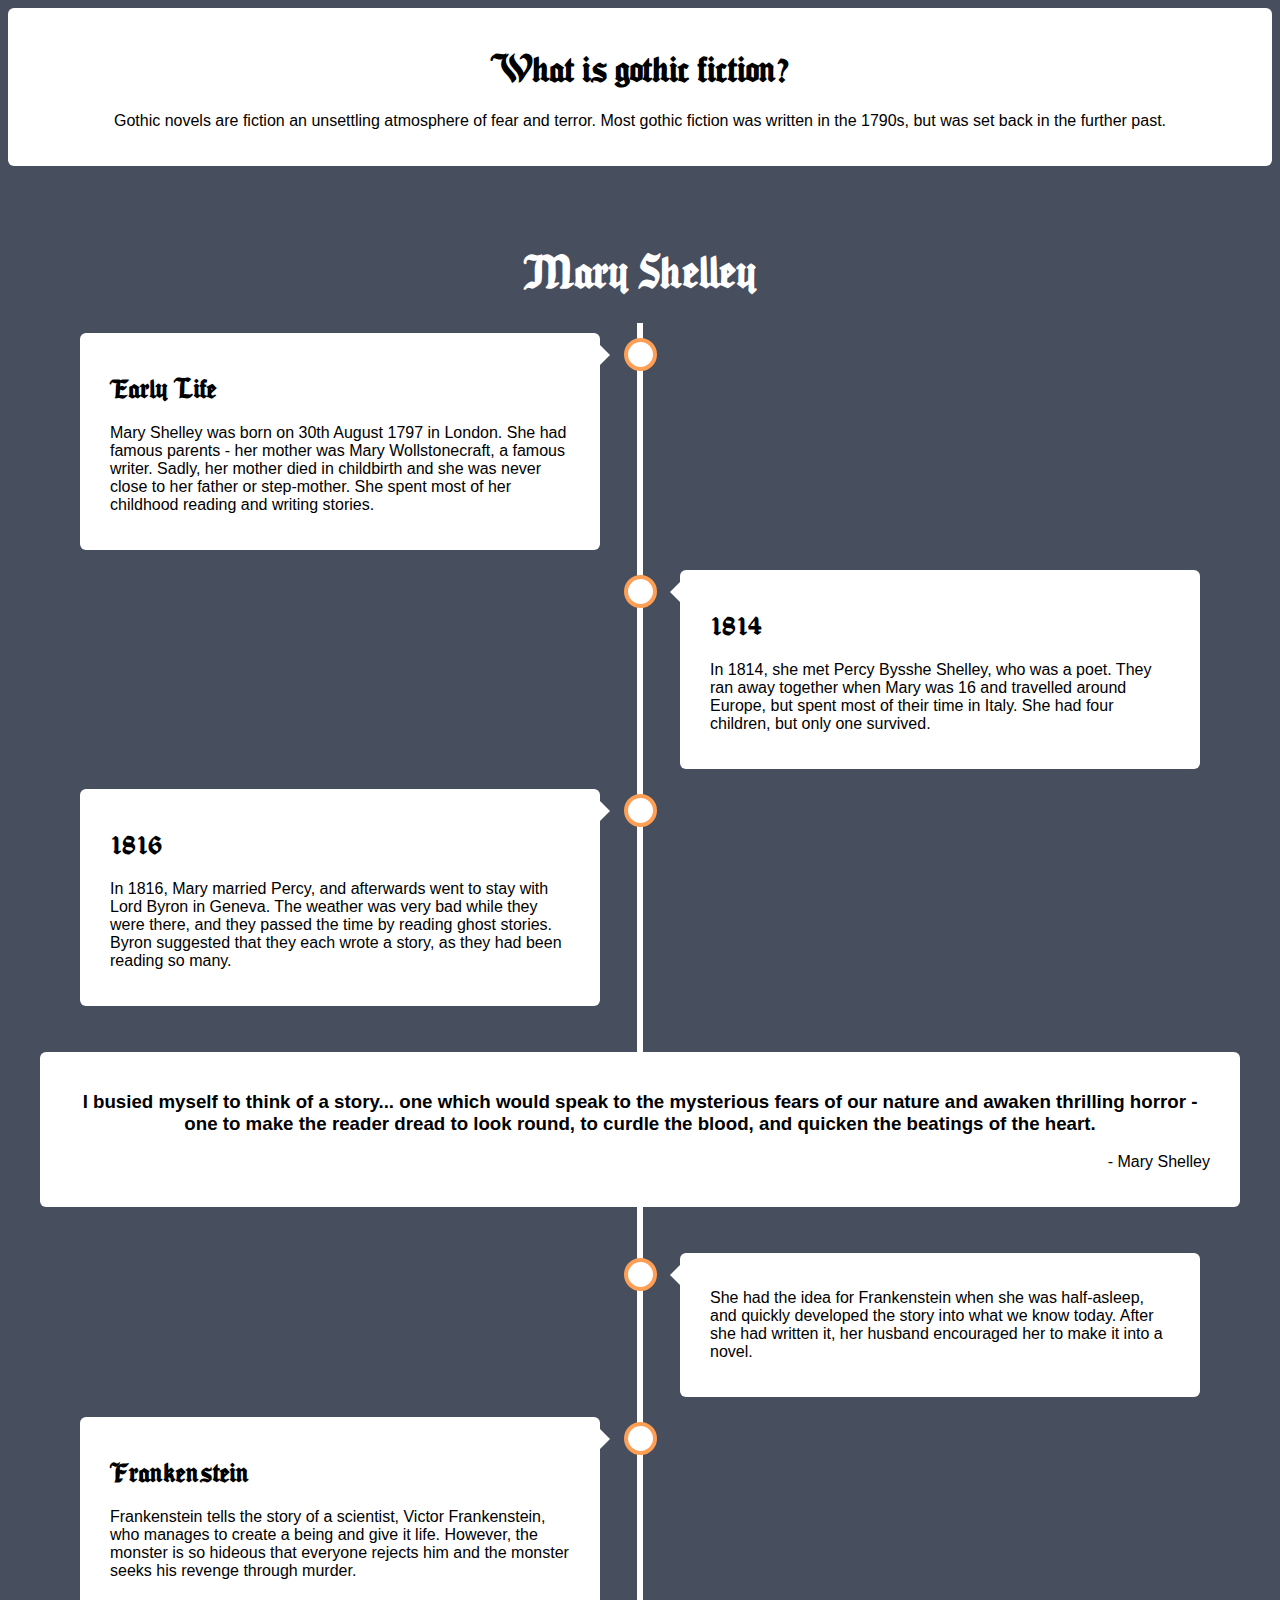
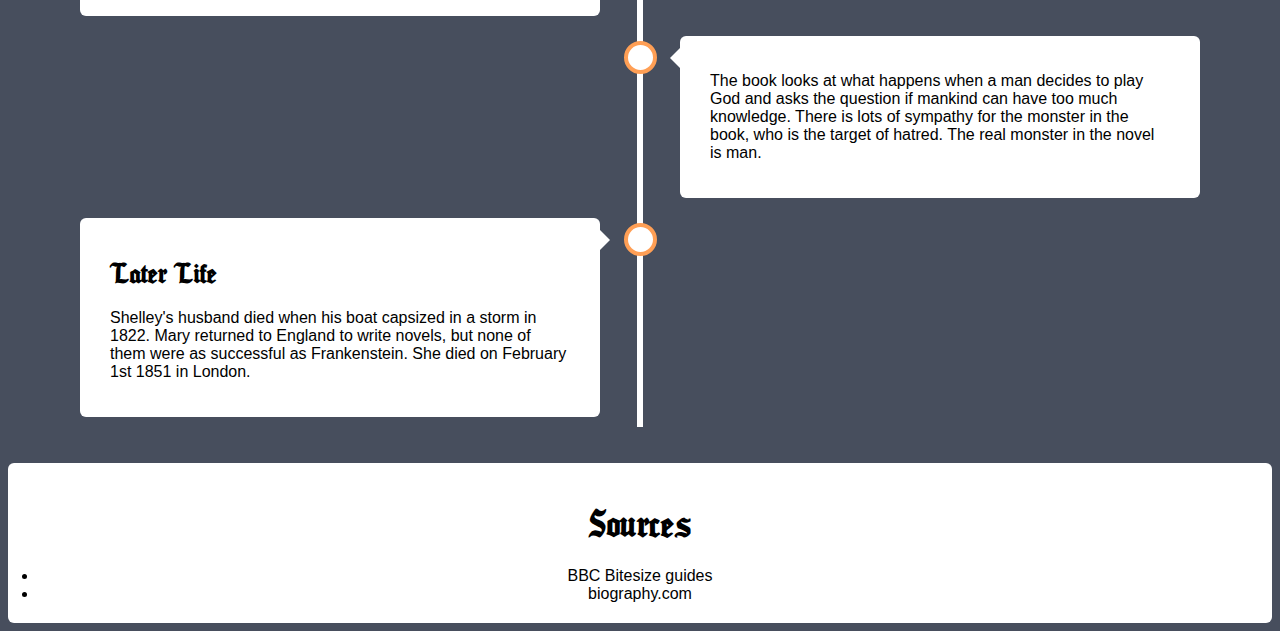
<file: mary-shelley/index.html>
<!DOCTYPE html>
<html>
<head>
<meta name="viewport" content="width=device-width, initial-scale=1.0">
<link rel="stylesheet" href="style.css">
<title>Mary Shelley | Leo Turnbull</title>
</head>
<body>

  <div class="content" style="text-align:center">
    <h1>What is gothic fiction?</h1>
    <p>Gothic novels are fiction an unsettling atmosphere of fear and terror. Most gothic fiction was written in the 1790s, but was set back in the further past.</p>
  </div>

<br>
<br>
<br>

<h1 style="text-align:center; color:white; font-size:40px">Mary Shelley</h1>

<div class="timeline">
  <div class="container left">
    <div class="content">
      <h2>Early Life</h2>
      <p>Mary Shelley was born on 30th August 1797 in London. She had famous parents - her mother was Mary Wollstonecraft, a famous writer. Sadly, her mother died in childbirth and she was never close to her father or step-mother. She spent most of her childhood reading and writing stories.</p>
    </div>
  </div>
  <div class="container right">
    <div class="content">
      <h2>1814</h2>
      <p>In 1814, she met Percy Bysshe Shelley, who was a poet. They ran away together when Mary was 16 and travelled around Europe, but spent most of their time in Italy. She had four children, but only one survived.</p>
    </div>
  </div>
  <div class="container left">
    <div class="content">
      <h2>1816</h2>
      <p>In 1816, Mary married Percy, and afterwards went to stay with Lord Byron in Geneva. The weather was very bad while they were there, and they passed the time by reading ghost stories. Byron suggested that they each wrote a story, as they had been reading so many.</p>
    </div>
  </div>
  <br>
  <br>
  <div class="content" style="text-align:center; z-index:99999;">
    <h3>I busied myself to think of a story... one which would speak to the mysterious fears of our nature and awaken thrilling horror - one to make the reader dread to look round, to curdle the blood, and quicken the beatings of the heart.</h3>
    <p style="text-align:right">- Mary Shelley</p>
  </div>
  <br>
  <br>
  <div class="container right">
    <div class="content">
      <p>She had the idea for Frankenstein when she was half-asleep, and quickly developed the story into what we know today. After she had written it, her husband encouraged her to make it into a novel.</p>
    </div>
  </div>
  <div class="container left">
    <div class="content">
      <h2>Frankenstein</h2>
      <p>Frankenstein tells the story of a scientist, Victor Frankenstein, who manages to create a being and give it life. However, the monster is so hideous that everyone rejects him and the monster seeks his revenge through murder.</p>
    </div>
  </div>
  <div class="container right">
    <div class="content">
      <p>The book looks at what happens when a man decides to play God and asks the question if mankind can have too much knowledge. There is lots of sympathy for the monster in the book, who is the target of hatred. The real monster in the novel is man.</p>
    </div>
  </div>
  <div class="container left">
    <div class="content">
      <h2>Later Life</h2>
      <p>Shelley's husband died when his boat capsized in a storm in 1822. Mary returned to England to write novels, but none of them were as successful as Frankenstein. She died on February 1st 1851 in London.</p>
    </div>
  </div>
</div>

<br>
<br>

  <div class="content" style="text-align:center">
    <h1>Sources</h1>
    <li>BBC Bitesize guides</li>
    <li>biography.com</li>
  </div>

</body>
</html>
</file>
<file: mary-shelley/style.css>
* {
  box-sizing: border-box;
}

body {
  background-color: #474e5d;
  font-family: Helvetica, sans-serif;
}

h1, h2 {
	font-family: Verdana, sans-serif;
	font-family: seagram, sans-serif;
}

/* The actual timeline (the vertical ruler) */
.timeline {
  position: relative;
  max-width: 1200px;
  margin: 0 auto;
}

/* The actual timeline (the vertical ruler) */
.timeline::after {
  content: '';
  position: absolute;
  width: 6px;
  background-color: white;
  top: 0;
  bottom: 0;
  left: 50%;
  margin-left: -3px;
}

/* Container around content */
.container {
  padding: 10px 40px;
  position: relative;
  background-color: inherit;
  width: 50%;
}

/* The circles on the timeline */
.container::after {
  content: '';
  position: absolute;
  width: 25px;
  height: 25px;
  right: -17px;
  background-color: white;
  border: 4px solid #FF9F55;
  top: 15px;
  border-radius: 50%;
  z-index: 1;
}

/* Place the container to the left */
.left {
  left: 0;
}

/* Place the container to the right */
.right {
  left: 50%;
}

/* Add arrows to the left container (pointing right) */
.left::before {
  content: " ";
  height: 0;
  position: absolute;
  top: 22px;
  width: 0;
  z-index: 1;
  right: 30px;
  border: medium solid white;
  border-width: 10px 0 10px 10px;
  border-color: transparent transparent transparent white;
}

/* Add arrows to the right container (pointing left) */
.right::before {
  content: " ";
  height: 0;
  position: absolute;
  top: 22px;
  width: 0;
  z-index: 1;
  left: 30px;
  border: medium solid white;
  border-width: 10px 10px 10px 0;
  border-color: transparent white transparent transparent;
}

/* Fix the circle for containers on the right side */
.right::after {
  left: -16px;
}

/* The actual content */
.content {
  padding: 20px 30px;
  background-color: white;
  position: relative;
  border-radius: 6px;
}

/* Media queries - Responsive timeline on screens less than 600px wide */
@media screen and (max-width: 600px) {
  /* Place the timelime to the left */
  .timeline::after {
  left: 31px;
  }
  
  /* Full-width containers */
  .container {
  width: 100%;
  padding-left: 70px;
  padding-right: 25px;
  }
  
  /* Make sure that all arrows are pointing leftwards */
  .container::before {
  left: 60px;
  border: medium solid white;
  border-width: 10px 10px 10px 0;
  border-color: transparent white transparent transparent;
  }

  /* Make sure all circles are at the same spot */
  .left::after, .right::after {
  left: 15px;
  }
  
  /* Make all right containers behave like the left ones */
  .right {
  left: 0%;
  }
}

@font-face {
	font-family: seagram;
	src: url(seagram.ttf);
}
</file>
